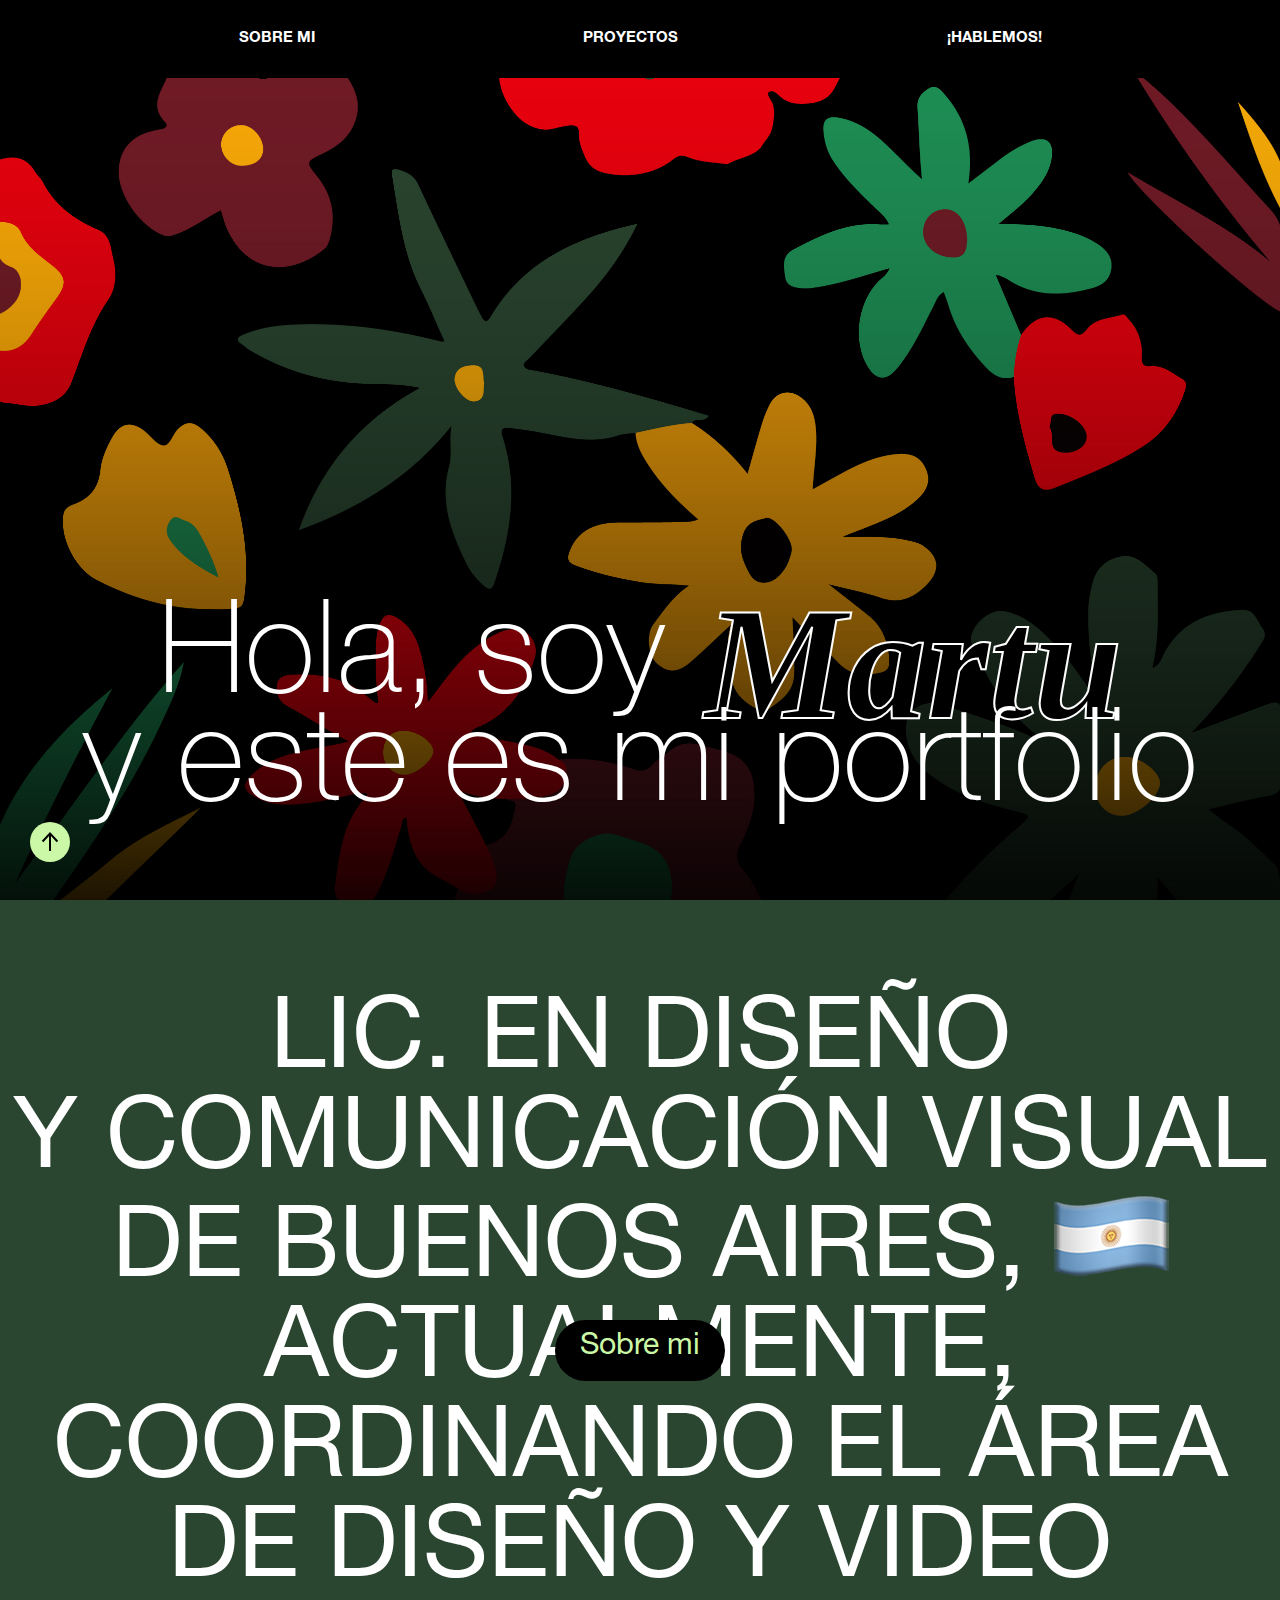
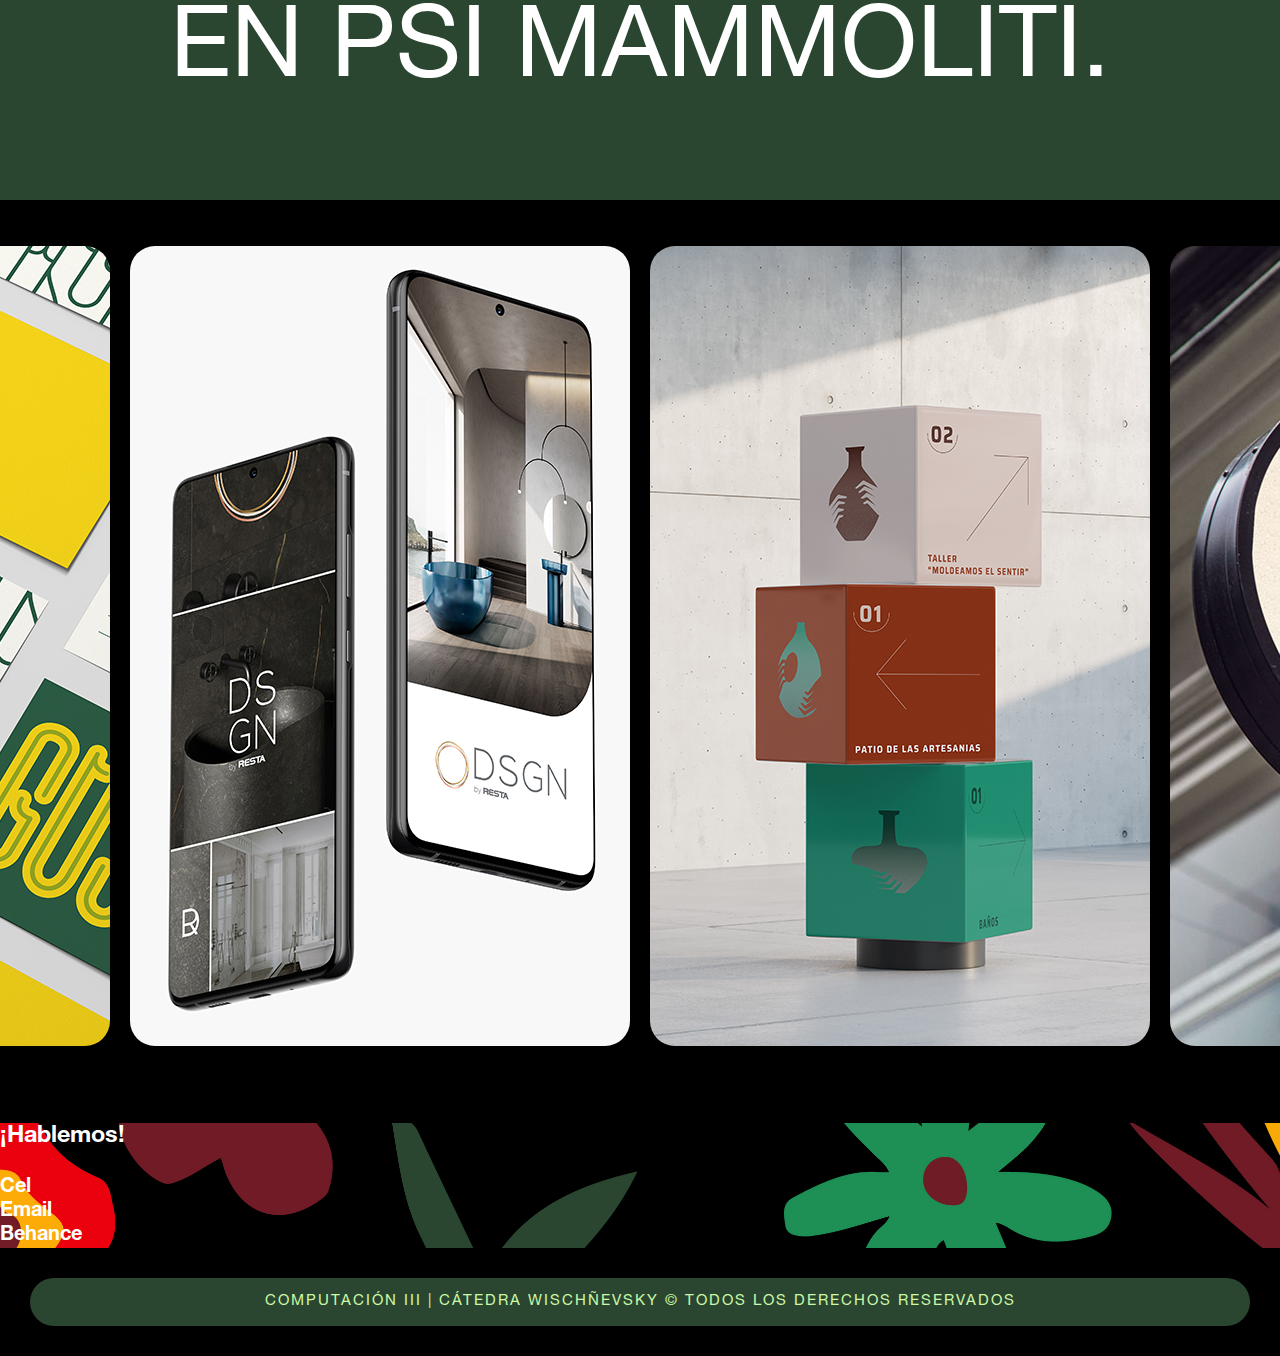
<file: index.html>
<!DOCTYPE html>
<html>
    <head>
        <meta charset="utf-8"/>
        <title>Portfolio Martina Alzu</title>
        <link href="estilos.css" rel="stylesheet" type="text/css">
        <link rel="icon" type="image/svg" href="img/favicon-v1.svg" width="32px"/>
    </head>
    <body>
        <header id="inicio">
            <nav class="botones">
                <ul>
                    <li><a href="index.html" target="_self">Sobre mi</a></li>
                    <li><a href="proyectos.html" target="_self">Proyectos</a></li>
                    <li><a href="hablemos.html" target="_self">¡Hablemos!</a></li>
                </ul>
            </nav>
            <div class="intro">
                <div class="nombre">
                    <h2>Hola, soy</h2>
                    <h1>Martu</h1>
                </div>
                <h2>y este es mi portfolio</h2>
            </div>
        </header>
        <main>
            <section id="sobre-mi">
                <p class="hola">Sobre mi</p>
                <p class="info-personal">
                    Lic. en Diseño <br> y Comunicación Visual <br> de Buenos Aires, <img src="img/bandera.png" alt="Bandera de Argentina" width="115px" height="80px">Actualmente, coordinando el área de Diseño y Video <br> en Psi Mammoliti.
                </p>
            </section>
            <section id="proyectos">
                <div class="caja-proyectos">
                    <ul>
                        <li>
                            <a href="proyectos.html">
                                <img src="img/gusto-thumbnail.jpg" width="500px" height="800px" alt="Branding Gusto">
                            </a>
                        </li>
                        <li>
                            <a href="proyectos.html">
                                <img src="img/dsgn-thumbnail.jpg" width="500px" height="800px" alt="Identidad DSGN">
                            </a>
                        </li>
                        <li>
                            <a href="proyectos.html">
                                <img src="img/kaolin-thumbnail.jpg" width="500px" height="800px" alt="Branding Kaolin">
                            </a>
                        </li>
                        <li>
                            <a href="proyectos.html">
                                <img src="img/estileza-thumbnail.jpg" width="500px" height="800px" alt="RRSS Estileza">
                            </a>
                        </li>
                    </ul>
                </div>
            </section>
            <section id="hablemos">
                <div class="hablemos">
                    <h3>¡Hablemos!</h3>
                    <ul>
                        <li><a href="https://wa.link/x2uj15" target="_blank">Cel</a></li>
                        <li><a href="mailto:alzumartina@gmail.com?Subject=¡Hablemos!">Email</a></li>
                        <li><a href="https://www.behance.net/martinaalzu" target="_blank">Behance</a></li>
                    </ul>
                </div>
            </section>
            <div class="flecha-arriba">
                <a href="#top" id="flecha-volver" class="flechas"><img src="img/flecha-arriba.svg" alt="Volver arriba"
                width="40px" height="40px"></a>
            </div>
        </main>
        <footer>
            <p>computación iii  |  cátedra wischñevsky © todos los derechos reservados</p>
        </footer>
    </body>
</html>
</file>
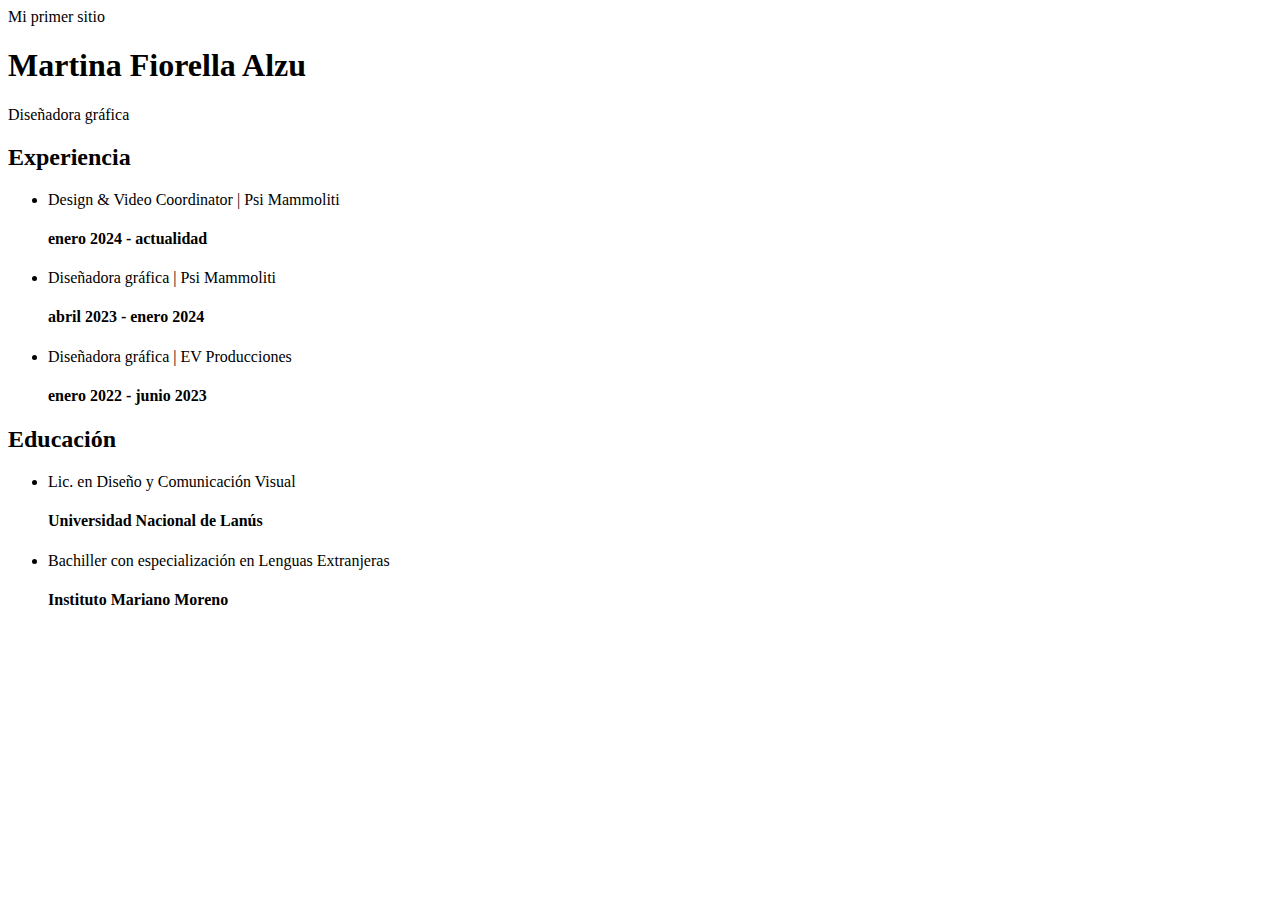
<file: cv-alzumartina/index.html>
<!DOCTYPE html>
<html>
    <head>
        <meta charset="utf-8"/>
        <title>Curriculum Martina Alzu</title>
    </head>
    <body>
        Mi primer sitio
        <header>
            <h1>Martina Fiorella Alzu</h1>
            <p>Diseñadora gráfica</p>
        </header>
        <nav></nav><!--dejo estas etiquetas vacias para agregarle contenido más adelante-->
        <main>
            <section>
                <h2>Experiencia</h2>
                <ul>
                    <li>
                        <p>Design & Video Coordinator | Psi Mammoliti</p>
                        <h4>enero 2024 - actualidad</h4>
                    </li>
                    <li>
                        <p>Diseñadora gráfica | Psi Mammoliti</p>
                        <h4>abril 2023 - enero 2024</h4>
                    </li>
                    <li>
                        <p>Diseñadora gráfica | EV Producciones</p>
                        <h4>enero 2022 - junio 2023</h4>
                    </li>
                </ul>
            </section>
            <section>
                <h2>Educación</h2>
                <ul>
                    <li>
                        <p>Lic. en Diseño y Comunicación Visual</p>
                        <h4>Universidad Nacional de Lanús</h4>
                    </li>
                    <li>
                        <p>Bachiller con especialización en Lenguas Extranjeras</p>
                        <h4>Instituto Mariano Moreno</h4>
                    </li>
                </ul>
            </section>
        </main>
        <footer></footer><!--dejo estas etiquetas vacias para agregarle contenido más adelante-->
    </body>
</html>
</file>
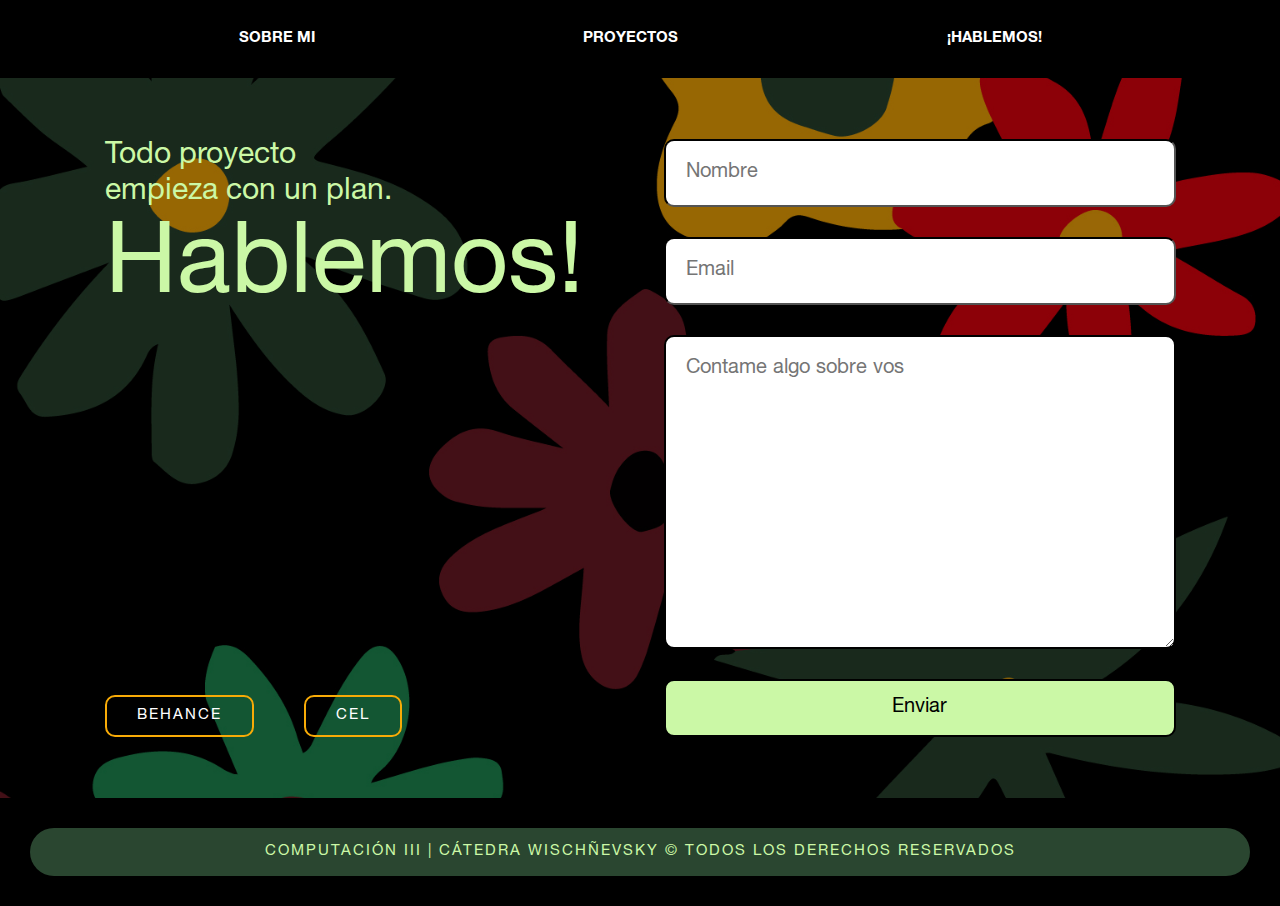
<file: hablemos.html>
<!DOCTYPE html>
<html>
    <head>
        <meta charset="utf-8"/>
        <title>Portfolio Martina Alzu</title>
        <link href="estilos.css" rel="stylesheet" type="text/css">
        <link rel="icon" type="image/svg" href="img/favicon-v1.svg" width="32px"/>
    </head>
    <body>
        <header id="inicio-hablemos">
            <nav class="botones">
                <ul>
                    <li><a href="index.html" target="_self">Sobre mi</a></li>
                    <li><a href="proyectos.html" target="_self">Proyectos</a></li>
                    <li><a href="hablemos.html" target="_self">¡Hablemos!</a></li>
                </ul>
            </nav>
        </header>
        <main>
            <section class="contacto">
                <article>
                    <div class="info-contacto">
                        <div>
                            <p class="frase-contacto">
                            Todo proyecto empieza con un plan.
                            </p>
                            <h3 class="titulo-contacto">Hablemos!</h3>
                        </div>
                        <aside>
                            <a href="https://www.behance.net/martinaalzu" target="_blank" class="links">Behance</a>
                            <a href="https://wa.link/x2uj15" target="_blank" class="links">Cel</a>
                        </aside>
                    </div>
                    <div class="contenedor-form">
                        <form method="post" action="mailto:alzumartina@gmail.com?subject=Email enviado desde el formulario"
                        target="_self" enctype="text/plain">
                        <input type="text" name="nombre" id="nombre" placeholder="Nombre">

                        <input type="email" name="email" id="email" placeholder="Email">

                        <textarea name="Consulta" id="consulta" placeholder="Contame algo sobre vos"></textarea>

                        <input class="enviar" type="submit" value="Enviar" formenctype="text/plain">
                        </form>
                    </div>
                </article>
            </section>
        </main>
        <footer>
            <p>computación iii  |  cátedra wischñevsky © todos los derechos reservados</p>
        </footer>
    </body>
</html>
</file>
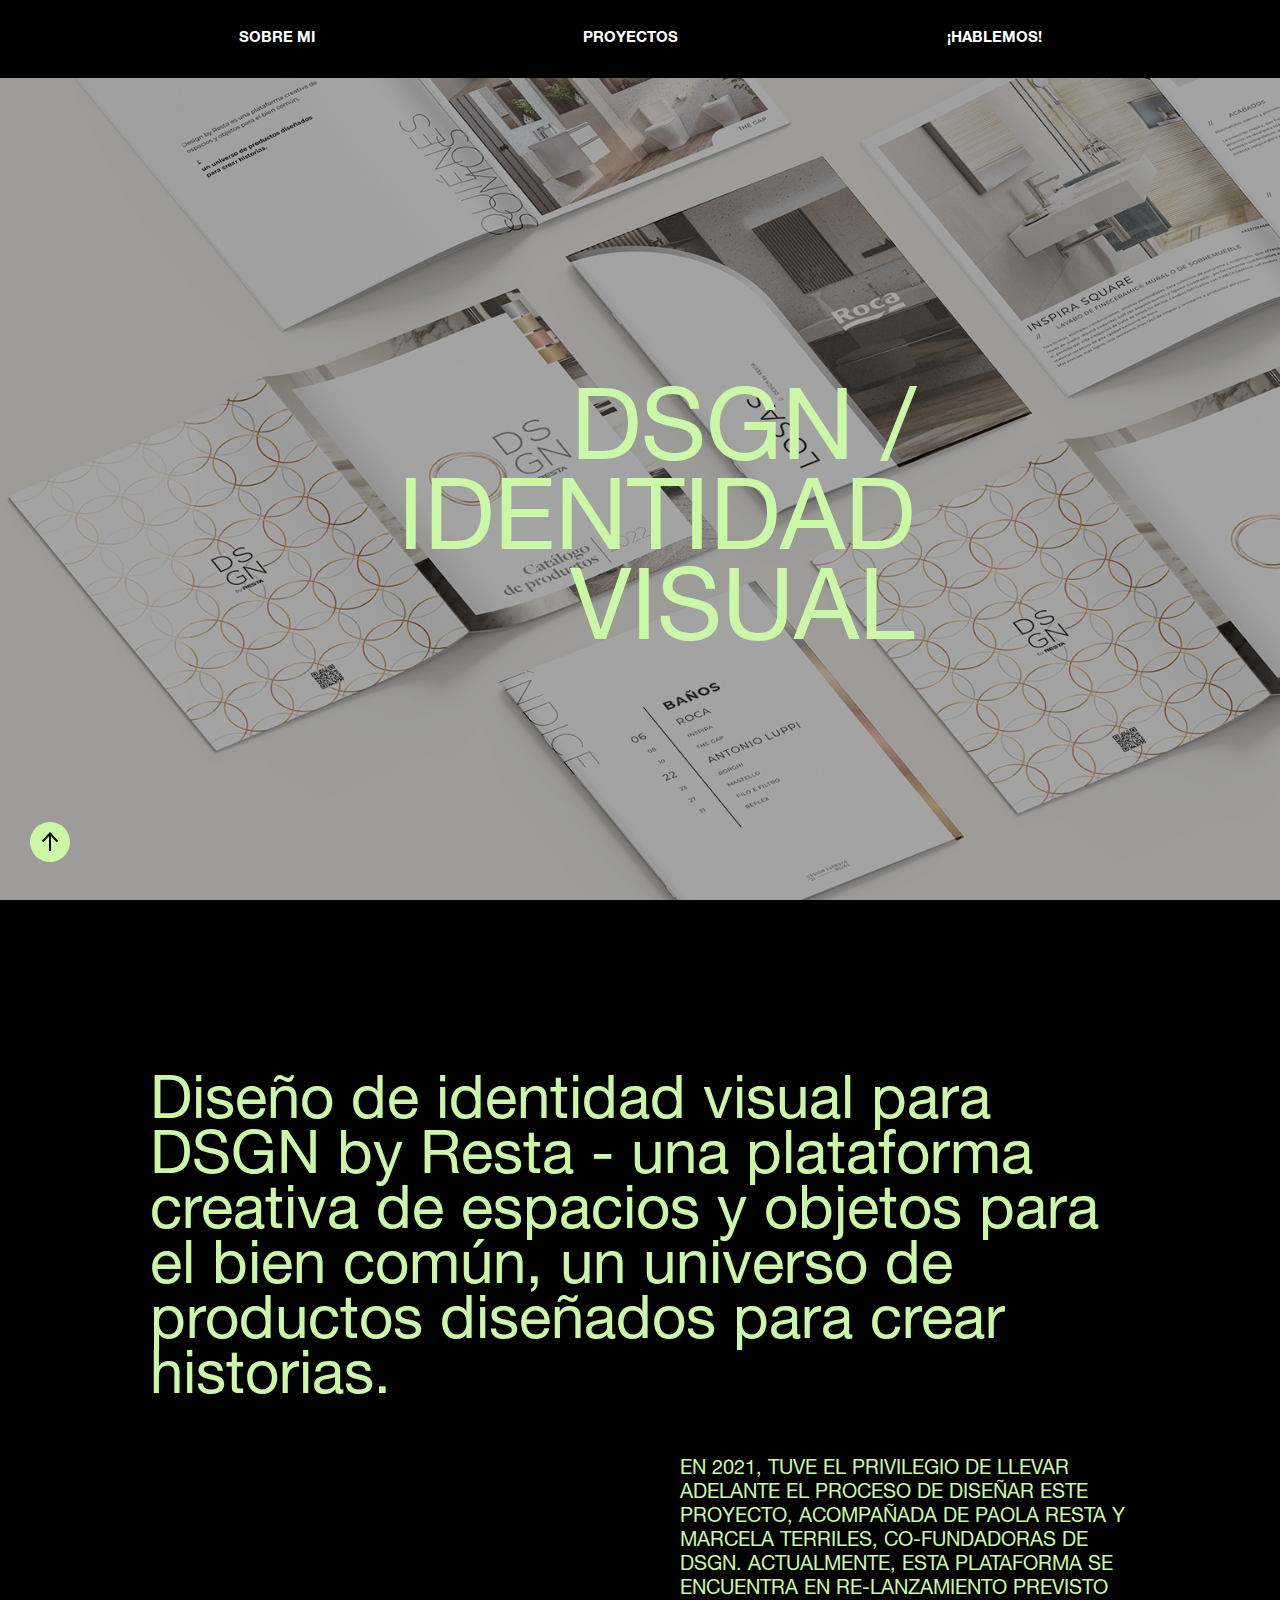
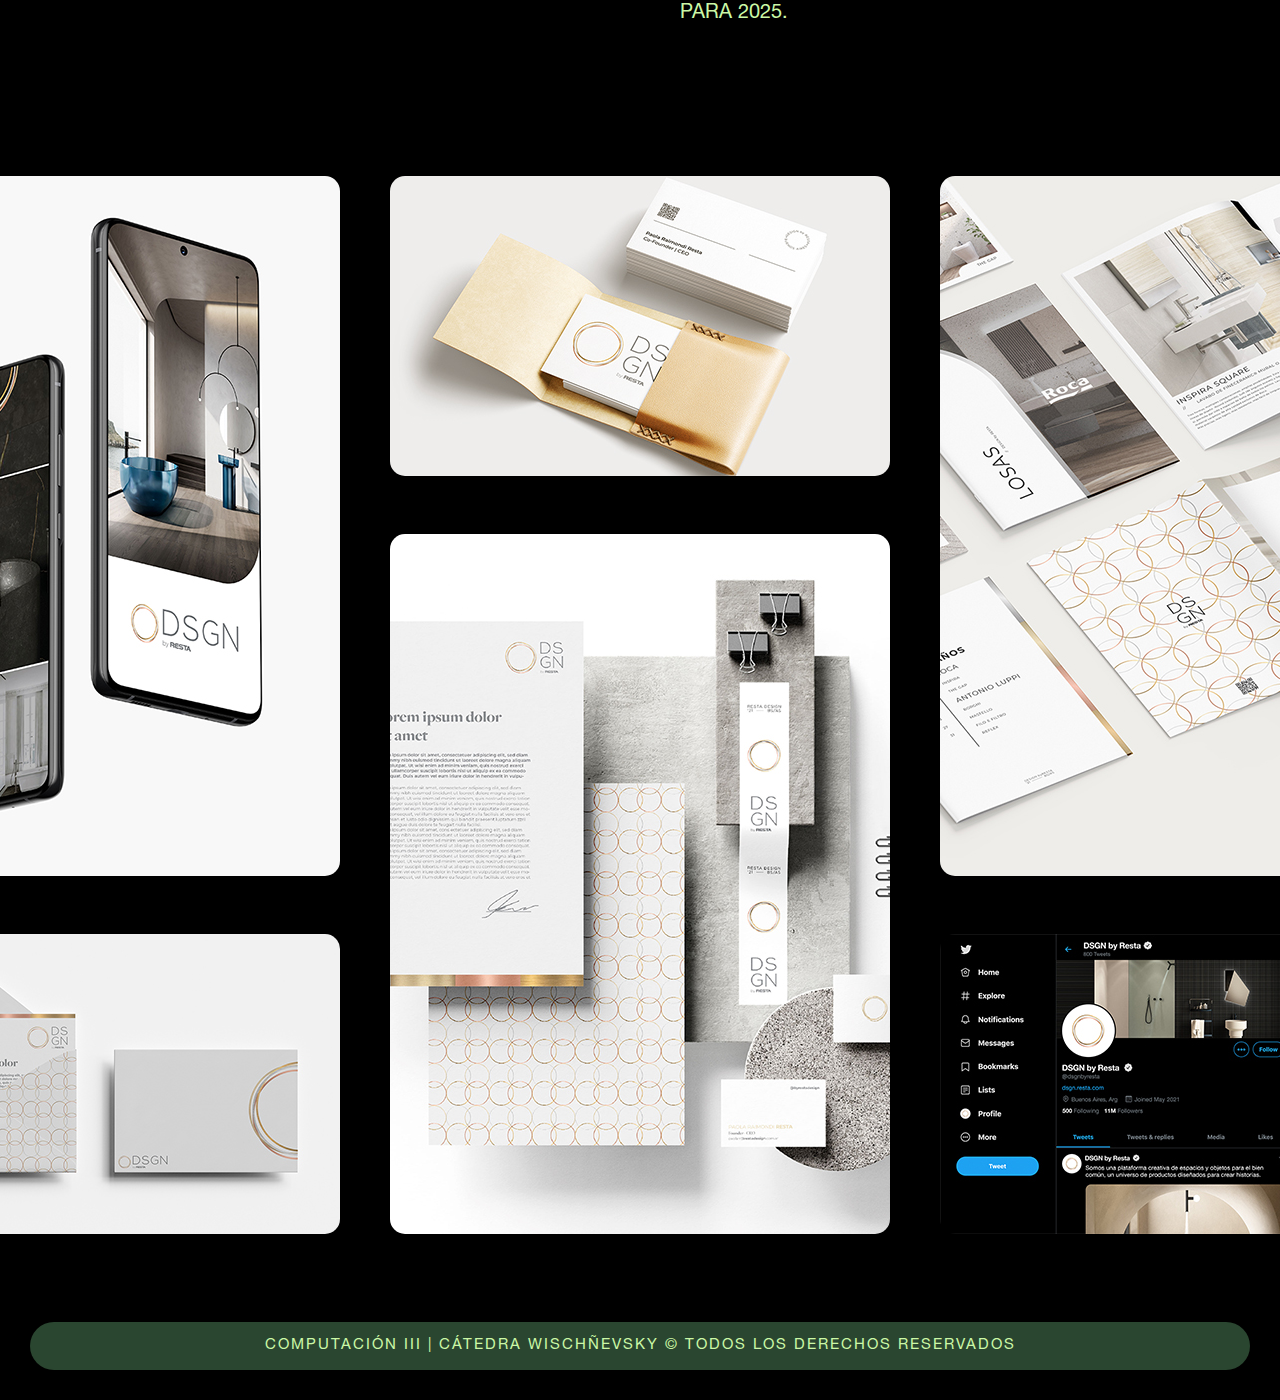
<file: proyectos-dsgn.html>
<!DOCTYPE html>
<html>
    <head>
        <meta charset="utf-8"/>
        <title>Portfolio Martina Alzu</title>
        <link href="estilos.css" rel="stylesheet" type="text/css">
        <link rel="icon" type="image/svg" href="img/favicon-v1.svg" width="32px"/>
        <script>
			function cambiarDisplay(visibilidadNueva){
				document.getElementById("galeria").style.display = visibilidadNueva
			}
			function mostrarGaleria(){
				cambiarDisplay('flex')
			}
			function ocultarGaleria(){
				cambiarDisplay('none')
			}
	</script>
    </head>
    <body>
        <header id="inicio-proyectos">
            <nav class="botones">
                <ul>
                    <li><a href="index.html" target="_self">Sobre mi</a></li>
                    <li><a href="proyectos.html" target="_self">Proyectos</a></li>
                    <li><a href="hablemos.html" target="_self">¡Hablemos!</a></li>
                </ul>
            </nav>
        </header>
        <main>
            <div class="flecha-arriba">
                <a href="#top" id="flecha-volver" class="flechas"><img src="img/flecha-arriba.svg" alt="Volver arriba"
                width="40px" height="40px"></a>
            </div>
            <section class="intro-proyectos">
                <div class="presentacion-proyectos">
                <h2 class="titulo-proyectos">dsgn / identidad visual</h2>
            </div>
            </section>

            <section class="desc-proyectos-abierta">
                <div class="parrafo-principal">
                    <p class="info-proyectos">
                        Diseño de identidad visual para DSGN by Resta - una plataforma creativa de espacios y objetos para el bien común, un universo de productos diseñados para crear historias.
                    </p>
                </div>
                <div class="parrafo-sec">
                    <p class="info-extra-proyectos">
                        En 2021, tuve el privilegio de llevar adelante el proceso de diseñar este proyecto, acompañada de Paola Resta y Marcela Terriles, co-fundadoras de DSGN. Actualmente, esta plataforma se encuentra en re-lanzamiento previsto para 2025.
                    </p>
                </div>
            </section>

            <section class="miniaturas">
                <div class="columnas">
                    <a href="#foto-1-dsgn">
                        <img src="img/galerias/dsgn1-thumbnail.jpg" width="500px" height="700px" alt="Celulares DSGN" onClick="mostrarGaleria()">
                    </a>
                    <a href="#foto-2-dsgn">
                        <img src="img/galerias/dsgn2-thumbnail.jpg" width="500px" height="300px" alt="Sobre y membrete DSGN" onClick="mostrarGaleria()">
                    </a>
                </div>
                <div class="columnas">
                    <a href="#foto-3-dsgn">
                        <img src="img/galerias/dsgn3-thumbnail.jpg" width="500px" height="300px" alt="Tarjetas personales DSGN" onClick="mostrarGaleria()">
                    </a>
                    <a href="#foto-4-dsgn">
                        <img src="img/galerias/dsgn4-thumbnail.jpg" width="500px" height="700px" alt="Papeleria DSGN" onClick="mostrarGaleria()">
                    </a>
                </div>
                <div class="columnas">
                    <a href="#foto-5-dsgn">
                        <img src="img/galerias/dsgn5-thumbnail.jpg" width="500px" height="700px" alt="Catalogo DSGN" onClick="mostrarGaleria()">
                    </a>
                    <a href="#foto-6-dsgn">
                        <img src="img/galerias/dsgn6-thumbnail.jpg" width="500px" height="300px" alt="Twitter DSGN" onClick="mostrarGaleria()">
                    </a>
                </div>
            </section>
            
            <!--Comienzo de galería oculta-->
            <section id="galeria">
                <div id="fondo-galeria"></div>
				<ul id="galeria-oculta" class="flex">
					<li class="fraccion-galeria flex" id="foto-1-dsgn">
						<a href="#" class="primer-ultima-flecha"><img class="flecha" src="img/flecha-izquierda.svg" width="40px" height="40px" alt="Anterior"></a>
						<img class="close" src="img/cruz.svg" alt="Cerrar" width="40px" height="40px" onClick="ocultarGaleria()">
						<a href="#foto-2-dsgn"><img class="flecha" src="img/flecha-derecha.svg" width="40px" height="40px" alt="Siguiente"></a>
					</li>
					<li class="fraccion-galeria flex" id="foto-2-dsgn">
						<a href="#foto-1-dsgn"><img class="flecha" src="img/flecha-izquierda.svg" width="40px" height="40px" alt="Anterior"></a>
						<img class="close" src="img/cruz.svg" alt="Cerrar" width="40px" height="40px" onClick="ocultarGaleria()">
						<a href="#foto-3-dsgn"><img class="flecha" src="img/flecha-derecha.svg" width="40px" height="40px" alt="Siguiente"></a>
					</li>
					<li class="fraccion-galeria flex" id="foto-3-dsgn">
						<a href="#foto-2-dsgn"><img class="flecha" src="img/flecha-izquierda.svg" width="40px" height="40px" alt="Anterior"></a>
						<img class="close" src="img/cruz.svg" alt="Cerrar" width="40px" height="40px" onClick="ocultarGaleria()">
						<a href="#foto-4-dsgn"><img class="flecha" src="img/flecha-derecha.svg" width="40px" height="40px" alt="Siguiente"></a>
					</li>
                    <li class="fraccion-galeria flex" id="foto-4-dsgn">
						<a href="#foto-3-dsgn"><img class="flecha" src="img/flecha-izquierda.svg" width="40px" height="40px" alt="Anterior"></a>
						<img class="close" src="img/cruz.svg" alt="Cerrar" width="40px" height="40px" onClick="ocultarGaleria()">
						<a href="#foto-5-dsgn"><img class="flecha" src="img/flecha-derecha.svg" width="40px" height="40px" alt="Siguiente"></a>
					</li>
                    <li class="fraccion-galeria flex" id="foto-5-dsgn">
						<a href="#foto-4-dsgn"><img class="flecha" src="img/flecha-izquierda.svg" width="40px" height="40px" alt="Anterior"></a>
						<img class="close" src="img/cruz.svg" alt="Cerrar" width="40px" height="40px" onClick="ocultarGaleria()">
						<a href="#foto-6-dsgn"><img class="flecha" src="img/flecha-derecha.svg" width="40px" height="40px" alt="Siguiente"></a>
					</li>
                    <li class="fraccion-galeria flex" id="foto-6-dsgn">
						<a href="#foto-5-dsgn"><img class="flecha" src="img/flecha-izquierda.svg" width="40px" height="40px" alt="Anterior"></a>
						<img class="close" src="img/cruz.svg" alt="Cerrar" width="40px" height="40px" onClick="ocultarGaleria()">
						<a href="#" class="primer-ultima-flecha"><img class="flecha" src="img/flecha-derecha.svg" width="40px" height="40px" alt="Siguiente"></a>
					</li>
				</ul>
			</section>
			<!--Fin de galería oculta-->

        </main>
        <footer>
            <p>computación iii  |  cátedra wischñevsky © todos los derechos reservados</p>
        </footer>
    </body>
</html>
</file>
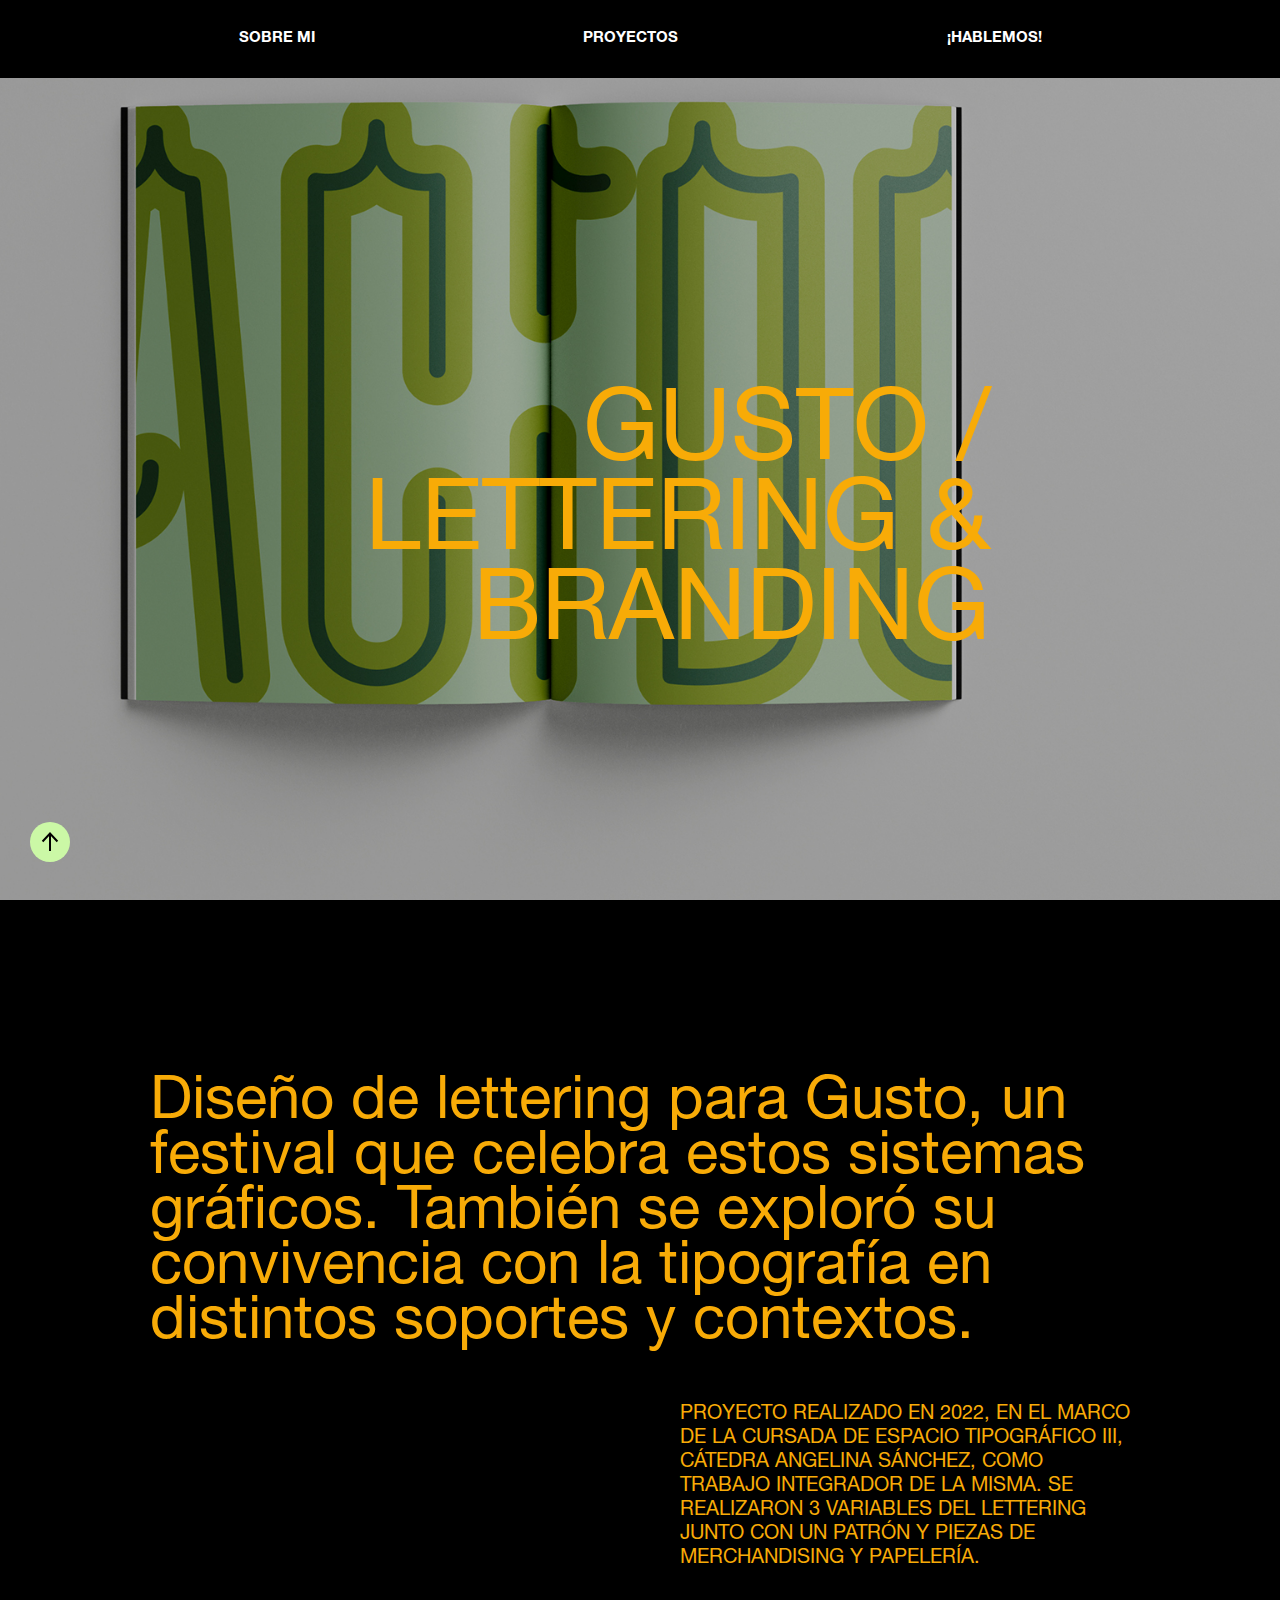
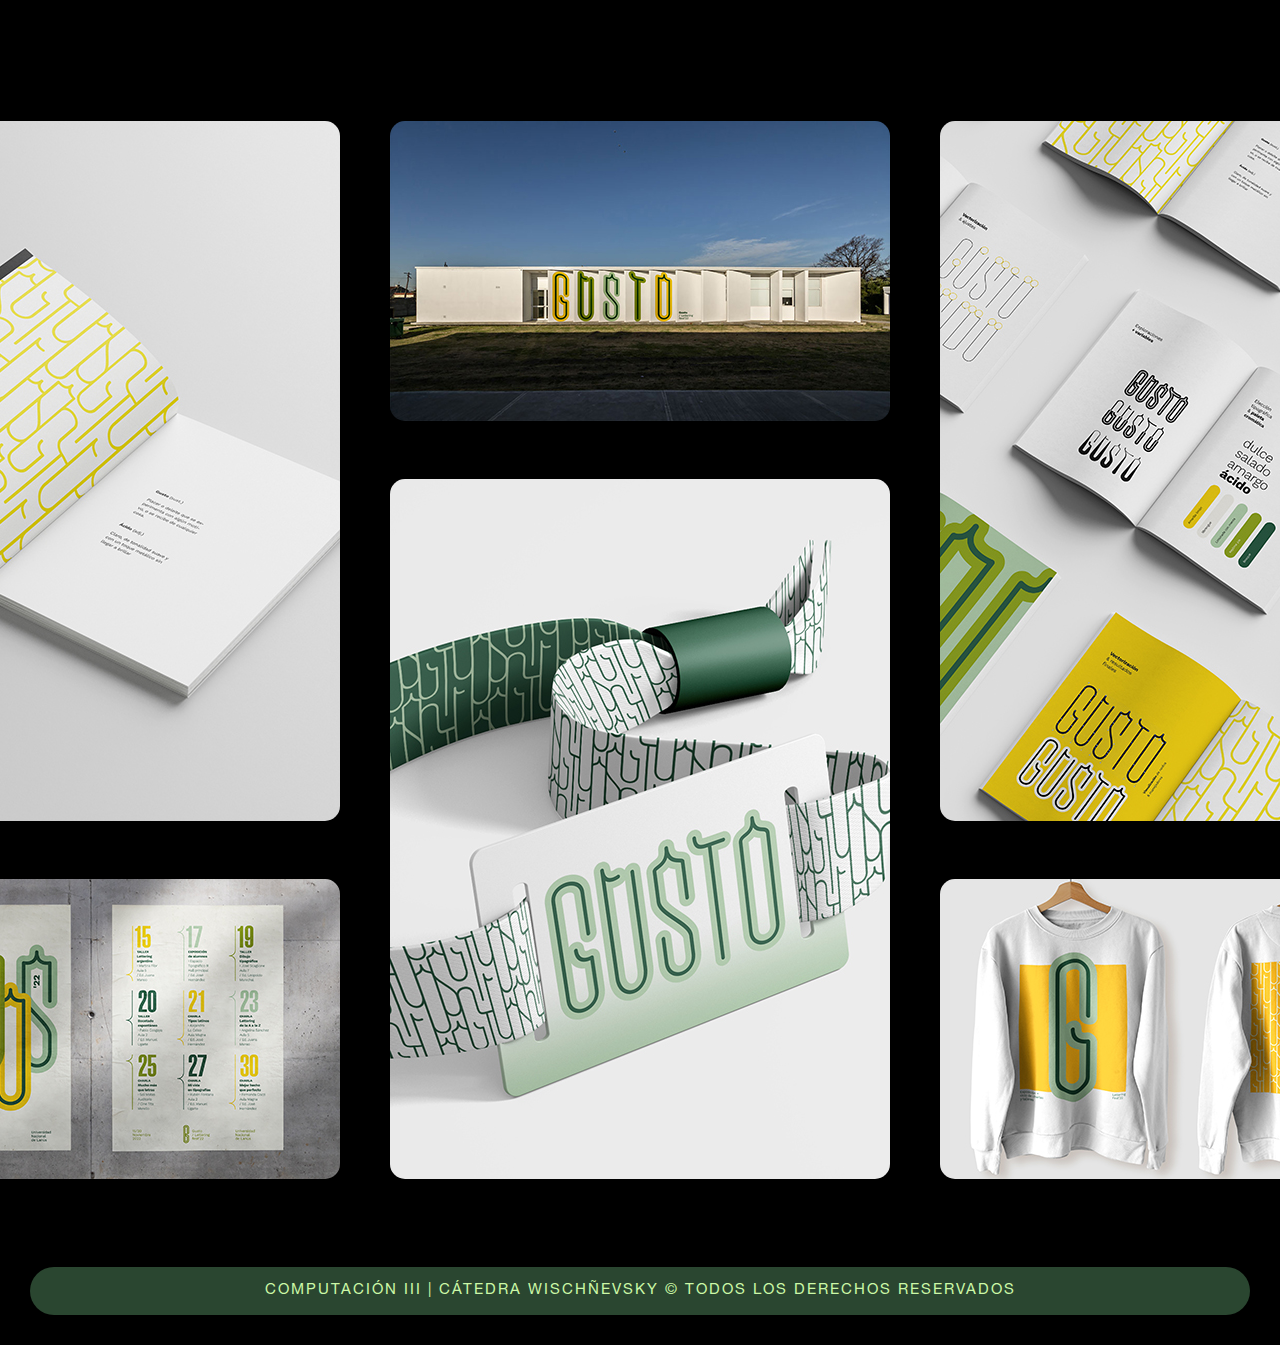
<file: proyectos-gusto.html>
<!DOCTYPE html>
<html>
    <head>
        <meta charset="utf-8"/>
        <title>Portfolio Martina Alzu</title>
        <link href="estilos.css" rel="stylesheet" type="text/css">
        <link rel="icon" type="image/svg" href="img/favicon-v1.svg" width="32px"/>
        <script>
			function cambiarDisplay(visibilidadNueva){
				document.getElementById("galeria").style.display = visibilidadNueva
			}
			function mostrarGaleria(){
				cambiarDisplay('flex')
			}
			function ocultarGaleria(){
				cambiarDisplay('none')
			}
	</script>
    </head>
    <body>
        <header id="inicio-proyectos">
            <nav class="botones">
                <ul>
                    <li><a href="index.html" target="_self">Sobre mi</a></li>
                    <li><a href="proyectos.html" target="_self">Proyectos</a></li>
                    <li><a href="hablemos.html" target="_self">¡Hablemos!</a></li>
                </ul>
            </nav>
        </header>
        <main>
            <div class="flecha-arriba">
                <a href="#top" id="flecha-volver" class="flechas"><img src="img/flecha-arriba.svg" alt="Volver arriba"
                width="40px" height="40px"></a>
            </div>
            <section class="intro-proyectos-3">
                <div class="presentacion-proyectos">
                <h2 class="titulo-proyectos-3">gusto / lettering &amp; branding</h2>
            </div>
            </section>

            <section class="desc-proyectos-abierta">
                <div class="parrafo-principal">
                    <p class="info-proyectos-3">
                        Diseño de lettering para Gusto, un festival que celebra estos sistemas gráficos. También se exploró su convivencia con la tipografía en distintos soportes y contextos.
                    </p>
                </div>
                <div class="parrafo-sec">
                    <p class="info-extra-proyectos-3">
                        proyecto realizado en 2022, en el marco de la cursada de espacio tipográfico iii, cátedra angelina sánchez, como trabajo integrador de la misma. se realizaron 3 variables del lettering junto con un patrón y piezas de merchandising y papelería.
                    </p>
                </div>
            </section>

            <section class="miniaturas">
                <div class="columnas">
                    <a href="#foto-1-gusto">
                        <img src="img/galerias/gusto1-thumbnail.jpg" width="500px" height="700px" alt="Primera hoja brandbook" onClick="mostrarGaleria()">
                    </a>
                    <a href="#foto-2-gusto">
                        <img src="img/galerias/gusto2-thumbnail.jpg" width="500px" height="300px" alt="Posters Gusto" onClick="mostrarGaleria()">
                    </a>
                </div>
                <div class="columnas">
                    <a href="#foto-3-gusto">
                        <img src="img/galerias/gusto3-thumbnail.jpg" width="500px" height="300px" alt="Aulas UNLa Gusto" onClick="mostrarGaleria()">
                    </a>
                    <a href="#foto-4-gusto">
                        <img src="img/galerias/gusto4-thumbnail.jpg" width="500px" height="700px" alt="Pulsera Gusto" onClick="mostrarGaleria()">
                    </a>
                </div>
                <div class="columnas">
                    <a href="#foto-5-gusto">
                        <img src="img/galerias/gusto5-thumbnail.jpg" width="500px" height="700px" alt="Vista gral brandbook" onClick="mostrarGaleria()">
                    </a>
                    <a href="#foto-6-gusto">
                        <img src="img/galerias/gusto6-thumbnail.jpg" width="500px" height="300px" alt="Buzos Gusto" onClick="mostrarGaleria()">
                    </a>
                </div>
            </section>
            
            <!--Comienzo de galería oculta-->
            <section id="galeria">
                <div id="fondo-galeria"></div>
				<ul id="galeria-oculta" class="flex">
					<li class="fraccion-galeria flex" id="foto-1-gusto">
						<a href="#" class="primer-ultima-flecha"><img class="flecha" src="img/flecha-izquierda.svg" width="40px" height="40px" alt="Anterior"></a>
						<img class="close" src="img/cruz.svg" alt="Cerrar" width="40px" height="40px" onClick="ocultarGaleria()">
						<a href="#foto-2-gusto"><img class="flecha" src="img/flecha-derecha.svg" width="40px" height="40px" alt="Siguiente"></a>
					</li>
					<li class="fraccion-galeria flex" id="foto-2-gusto">
						<a href="#foto-1-gusto"><img class="flecha" src="img/flecha-izquierda.svg" width="40px" height="40px" alt="Anterior"></a>
						<img class="close" src="img/cruz.svg" alt="Cerrar" width="40px" height="40px" onClick="ocultarGaleria()">
						<a href="#foto-3-gusto"><img class="flecha" src="img/flecha-derecha.svg" width="40px" height="40px" alt="Siguiente"></a>
					</li>
					<li class="fraccion-galeria flex" id="foto-3-gusto">
						<a href="#foto-2-gusto"><img class="flecha" src="img/flecha-izquierda.svg" width="40px" height="40px" alt="Anterior"></a>
						<img class="close" src="img/cruz.svg" alt="Cerrar" width="40px" height="40px" onClick="ocultarGaleria()">
						<a href="#foto-4-gusto"><img class="flecha" src="img/flecha-derecha.svg" width="40px" height="40px" alt="Siguiente"></a>
					</li>
                    <li class="fraccion-galeria flex" id="foto-4-gusto">
						<a href="#foto-3-gusto"><img class="flecha" src="img/flecha-izquierda.svg" width="40px" height="40px" alt="Anterior"></a>
						<img class="close" src="img/cruz.svg" alt="Cerrar" width="40px" height="40px" onClick="ocultarGaleria()">
						<a href="#foto-5-gusto"><img class="flecha" src="img/flecha-derecha.svg" width="40px" height="40px" alt="Siguiente"></a>
					</li>
                    <li class="fraccion-galeria flex" id="foto-5-gusto">
						<a href="#foto-4-gusto"><img class="flecha" src="img/flecha-izquierda.svg" width="40px" height="40px" alt="Anterior"></a>
						<img class="close" src="img/cruz.svg" alt="Cerrar" width="40px" height="40px" onClick="ocultarGaleria()">
						<a href="#foto-6-gusto"><img class="flecha" src="img/flecha-derecha.svg" width="40px" height="40px" alt="Siguiente"></a>
					</li>
                    <li class="fraccion-galeria flex" id="foto-6-gusto">
						<a href="#foto-5-gusto"><img class="flecha" src="img/flecha-izquierda.svg" width="40px" height="40px" alt="Anterior"></a>
						<img class="close" src="img/cruz.svg" alt="Cerrar" width="40px" height="40px" onClick="ocultarGaleria()">
						<a href="#" class="primer-ultima-flecha"><img class="flecha" src="img/flecha-derecha.svg" width="40px" height="40px" alt="Siguiente"></a>
					</li>
				</ul>
			</section>
			<!--Fin de galería oculta-->
        </main>
        <footer>
            <p>computación iii  |  cátedra wischñevsky © todos los derechos reservados</p>
        </footer>
    </body>
</html>
</file>
<file: estilos.css>
@charset "utf-8"
/* CSS Document */

;@font-face {
    font-family: Helvetica;
    src: url(fonts/HelveticaNeueLTStd-Bd.otf);
    font-weight: 400;
    font-style: normal;
}

@font-face {
    font-family: Helvetica;
    src: url(fonts/HelveticaNeueLTStd-Md.otf);
    font-weight: 300;
    font-style: normal;
}

@font-face {
    font-family: Helvetica;
    src: url(fonts/HelveticaNeueLTStd-Roman.otf);
    font-weight: 200;
    font-style: normal;
}

@font-face {
    font-family: Helvetica;
    src: url(fonts/HelveticaNeueLTStd-Th.otf);
    font-weight: 100;
    font-style: normal;
}

@font-face {
    font-family: 'GtSuperText';
    src: url(fonts/GT-Super-Text-Bold-Italic-Trial.otf);
    font-weight: 500;
    font-style:italic;
}

html {
    font-family: 'Helvetica', sans-serif;
    scroll-behavior: smooth;
    margin: 0px;
    padding: 0px;
    cursor: url("img/cursor_v4.svg"), auto;
    box-sizing: border-box;
}

#inicio {
    background-image: url(img/banner_cv_v2.jpg);
    background-size: cover;
    background-repeat: no-repeat;
    background-attachment: fixed;
    height: 100vh;
    display: flex;
    flex-direction: column;
    justify-content: space-between;
}

#title {
    text-transform: uppercase;
    letter-spacing: 1cap;
    color: white;
    margin-top: 0px;
    margin-bottom: 0%;
}

.flecha-arriba {
    display: flex;
    justify-content: flex-end;
    position: fixed;
    left: 30px;
    bottom: 30px;
    z-index: 1000;
}

h1 {
    font-size: 160px;
    margin: 0;
    font-family: 'Gt-SuperText';
    font-style: italic;
    -webkit-text-stroke-width: 2px;
    -webkit-text-stroke-color: white;
    color: #000;
}

h2 {
    font-size: 130px;
    font-weight: 100;
    color: #fff;
    margin: 0;
}

p {
    margin: 0;
}

.intro {
    display: flex;
    flex-direction: column;
    align-items: center;
    padding-bottom: 50px;
}

.nombre {
    display: flex;
    gap: 40px;
    line-height: 60px;
}

.botones ul {
    background-color: black;
    list-style: none;
    display: flex;
    flex-direction: row;
    justify-content: space-evenly;
    margin-top: 0px;
    text-transform: uppercase;
    font-size: 15px;
    font-weight: 600;
}

.botones {
    width: 100%;
}

nav li {
    padding: 30px;
}

.hola {
    background-color: black;
    border-radius: 50px;
    padding: 10px 25px 15px;
    color:#CBF8A6;
    font-weight: 200;
    font-size: 30px;
    margin: 0;
    position: absolute;
}

#sobre-mi {
    display: flex;
    justify-content: center;
    align-items: center;
    height: 100vh;
    background-color: #2A4630;
    cursor: url("img/estrella.png"), auto;
}

.info-personal {
    font-weight: 200;
    font-size: 100px;
    text-transform: uppercase;
    max-width: 1600px;
    line-height: 100px;
    text-align: center;
}

body {
    font-size: 20px;
    color: white;
    background-color: black;
    margin: 0px auto;
}

a {
    text-decoration: none;
    color: white;
}

ul {
    padding: 0;
    margin: 0;
}

nav a:hover {
    transition: 0.2s;
    padding: 10px;
    border-radius: 10px;
    box-shadow: #CBF8A6 0 0 0 3px;
}

#proyectos {
    height: 100vh;
    display: flex;
    align-items: center;
}

#proyectos ul {
    display: flex;
    gap: 20px;
    justify-content: center;
}

.caja-proyectos img {
    border-radius: 25px;
}

.caja-proyectos {
    overflow: hidden;
}

.caja-proyectos li {
    list-style: none;
}

.caja-proyectos img:hover {
    transition: 0.5s ease;
    border-radius: 25px;
    filter: brightness(50%);
}

#hablemos {
    background-image: url(img/hablemos_cv.jpg);
    background-size: cover;
}

/******* PROYECTOS *******/
.proyectos {
    font-weight: 300;
    font-size: 200px;
    color: #000;
    -webkit-text-stroke-color: #fff;
    -webkit-text-stroke-width: 2px;
}

.desc-proyectos {
    text-transform: uppercase;
    font-size: 20px;
    font-weight: 200;
    max-width: 450px;
    border-color: #fff;
    border-width: 0 0 0 2px;
    border-style: solid;
    padding-left: 20px;
    height: 135px;
}

.titulo {
    display: flex;
    gap: 50px;
    justify-content: space-evenly;
    align-items: center;
}

.trabajos {
    display: flex;
    gap: 50px;
    justify-content: center;
    margin: 70px 0;
}

.texto-proyectos {
    display: flex;
    flex-direction: column;
    gap: 20px;
}

.tituloyflecha {
    display: flex;
    gap: 100px;
    align-items: center;
    max-width: 400px;
}

h4 {
    font-size: 80px;
    font-weight: 200;
    margin: 0;
}

.desc-interna {
    font-size: 58px;
    font-weight: 200;
    max-width: 400px;
}

.numero {
    font-size: 20px;
    font-weight: 100;
}

.trabajos img {
    border-radius: 20px;
}

.trabajos img:hover {
    transition: 0.5s ease;
    filter: brightness(50%);
}

/******* PROYECTO DSGN *******/

.intro-proyectos {
    display: flex;
    height: 100vh;
    justify-content: center;
    align-items: center;
    background-image: url(img/dsgn-background.jpg);
    background-size: cover;
    background-repeat: no-repeat;
    background-attachment: fixed;
}

.presentacion-proyectos {
    display: flex;
    align-items: flex-end;
    justify-content: center;
}

.presentacion-proyectos img {
    border-radius: 20px;
}

.titulo-proyectos {
    font-size: 100px;
    font-weight: 200;
    line-height: 90px;
    text-transform: uppercase;
    text-align: right;
    color: #CBF8A6;
    max-width: 550px;
}

.desc-proyectos-abierta {
    display: flex;
    flex-direction: column;
    gap: 50px;
    margin: 100px 0;
}

.parrafo-principal{
    display: flex;
    padding: 0 150px;
}

.parrafo-sec {
    display: flex;
    justify-content: flex-end;
    padding: 0 150px;
}

.info-proyectos {
    font-size: 60px;
    color: #CBF8A6;
    font-weight: 200;
    max-width: 1100px;
    line-height: 55px;
}

.info-extra-proyectos {
    font-size: 20px;
    font-weight: 200;
    text-transform: uppercase;
    max-width: 450px;
    color: #CBF8A6;
}

/******* GALERIA DSGN *******/
.miniaturas {
    display: flex;
    justify-content: center;
    gap: 50px;
    padding: 50px 0;
}

.miniaturas img {
    border-radius: 15px;
}

.columnas {
    display: flex;
    flex-direction: column;
    gap: 50px;
}

.columnas img:hover {
    transition: 0.5s ease;
    filter: brightness(50%);
}

#galeria {
	display: none;
	width: 100%;
	justify-content: center;
    align-items: center;
	height: 100vh;
	position: fixed;
	top: 0;
	z-index: 10;
}

#galeria-oculta {
	display: flex;
	width: 100%;
	max-width: 1450px;
	overflow: hidden;
	z-index: 20;
}

.fraccion-galeria {
	display: flex;
	align-items: center;
	background-repeat: no-repeat;
	background-position: center;
	background-size: contain;
	width: 100%;
	min-width: 1450px;
	height: 90vh;
	justify-content: space-between;
}

.primer-ultima-flecha {
	visibility: hidden;
}

.close {
	position: absolute;
	top: 10px;
	right: 2%;
}

.flecha:hover {
    filter: brightness(50%)
}

.img {
    margin: 0;
    padding: 0;
}

#fondo-galeria {
	background-color: black;
	opacity: 0.9;
	position: fixed;
	top: 0;
	width: 100%;
	height: 100vh;
	z-index: 0;
}

/*------IDS CON LAS IMÁGENES DE LA GALERÍA DSGN-------*/

#foto-1-dsgn {
    background-image: url(img/galerias/dsgn1.jpg);
}

#foto-2-dsgn {
    background-image: url(img/galerias/dsgn2.jpg);
}

#foto-3-dsgn {
    background-image: url(img/galerias/dsgn3.jpg);
}

#foto-4-dsgn {
    background-image: url(img/galerias/dsgn4.jpg);
}

#foto-5-dsgn {
    background-image: url(img/galerias/dsgn5.jpg);
}

#foto-6-dsgn {
    background-image: url(img/galerias/dsgn6.jpg);
}

/******* PROYECTO KAOLIN *******/

.titulo-proyectos-2 {
    font-size: 100px;
    font-weight: 200;
    line-height: 90px;
    text-transform: uppercase;
    text-align: right;
    color: #EB010E;
    max-width: 550px;
}

.info-proyectos-2 {
    font-size: 60px;
    color: #EB010E;
    font-weight: 200;
    max-width: 1100px;
    line-height: 55px;
}

.info-extra-proyectos-2 {
    font-size: 20px;
    font-weight: 200;
    text-transform: uppercase;
    max-width: 450px;
    color: #EB010E;
}

/*------IDS CON LAS IMÁGENES DE LA GALERÍA KAOLÍN-------*/

#foto-1-kao {
    background-image: url(img/galerias/kao1.jpg);
}

#foto-2-kao {
    background-image: url(img/galerias/kao2.jpg);
}

#foto-3-kao {
    background-image: url(img/galerias/kao3.jpg);
}

#foto-4-kao {
    background-image: url(img/galerias/kao4.jpg);
}

#foto-5-kao {
    background-image: url(img/galerias/kao5.jpg);
}

#foto-6-kao {
    background-image: url(img/galerias/kao6.jpg);
}

.intro-proyectos-2 {
    display: flex;
    height: 100vh;
    justify-content: center;
    align-items: center;
    background-image: url(img/kaolin-background.jpg);
    background-size: cover;
    background-repeat: no-repeat;
    background-attachment: fixed;
}

.video {
    display: flex;
    justify-content: center;
}

video {
    border-radius: 15px;
}

/*------IDS CON LAS IMÁGENES DE LA GALERÍA GUSTO-------*/

#foto-1-gusto {
    background-image: url(img/galerias/gusto1.jpg);
}

#foto-2-gusto {
    background-image: url(img/galerias/gusto2.jpg);
}

#foto-3-gusto {
    background-image: url(img/galerias/gusto3.jpg);
}

#foto-4-gusto {
    background-image: url(img/galerias/gusto4.jpg);
}

#foto-5-gusto {
    background-image: url(img/galerias/gusto5.jpg);
}

#foto-6-gusto {
    background-image: url(img/galerias/gusto6.jpg);
}

.intro-proyectos-3 {
    display: flex;
    height: 100vh;
    justify-content: center;
    align-items: center;
    background-image: url(img/gusto-background.jpg);
    background-size: cover;
    background-repeat: no-repeat;
    background-attachment: fixed;
}

.titulo-proyectos-3 {
    font-size: 100px;
    font-weight: 200;
    line-height: 90px;
    text-transform: uppercase;
    text-align: right;
    color: #F8AB07;
    max-width: 700px;
}

.info-proyectos-3 {
    font-size: 60px;
    color: #F8AB07;
    font-weight: 200;
    max-width: 1100px;
    line-height: 55px;
}

.info-extra-proyectos-3 {
    font-size: 20px;
    font-weight: 200;
    text-transform: uppercase;
    max-width: 450px;
    color: #F8AB07;
}

/*------HABLEMOS-------*/

.titulo-contacto {
    font-size: 100px;
    font-weight: 200;
    color: #CBF8A6;
    margin: 0;
}

.frase-contacto {
    font-size: 30px;
    font-weight: 200;
    color: #CBF8A6;
    max-width: 300px;
}

.info-contacto {
    display: flex;
    flex-direction: column;
    justify-content: space-between;
}

aside {
    display: flex;
    gap: 50px;
}

.links {
    border: 2px solid;
    border-color: #F8AB07;
    color: #fff;
    padding: 10px 30px;
    text-transform: uppercase;
    font-size: 15px;
    letter-spacing: 2px;
    font-weight: 200;
    border-radius: 10px;
}

.links:hover {
    background-color: #F8AB07;
    color: #000;
}

.contacto {
    background-image: url(img/background-hablemos.jpg);
    background-size: cover;
    background-repeat: no-repeat;
    background-attachment: fixed;
    display: flex;
    height: 80vh;
    align-items: center;
    justify-content: center;
}

.contacto article {
    display: flex;
    gap: 80px;
}

form {
    display: flex;
    flex-direction: column;
    gap: 30px;
    width: 40vw;;
}

input, textarea {
    background-color: #ffffff;
    padding: 20px;
    border-radius: 10px;
    font-weight: 200;
    color: #000;
    border-color: #000;
    border-width: 2px;
    font-size: 20px;
    font-family: 'helvetica';
}

textarea {
    height: 30vh;
}

.enviar {
    background-color: #CBF8A6;
    border: 2px solid #000;
    font-size: 20px;
    color: #000;
    border-radius: 10px;
    display: flex;
    align-items: center;
    flex-direction: column;
    padding: 15px;
}

.enviar:hover {
    border: 2px solid #000;
    background: #1E9055;
}

/*------FOOTER-------*/

footer {
    display: flex;
    justify-content: center;
    font-size: 15px;
    font-weight: 200;
    color: #CBF8A6;
    text-transform: uppercase;
    letter-spacing:2px;
    background-color: #2A4630;
    border-radius: 50px;
    padding: 15px;
    margin: 30px;
}

/*------PROYECTOS RESPONSIVE-------*/

@media screen and (max-width:600px) {
    .botones ul {
        background-color: #2A4630;
        border-radius: 0 0 30px 30px;
    }

    .proyectos {
        font-size: 120px;
        -webkit-text-stroke-width: 1px;
    }

    .titulo {
        flex-direction: column;
        padding-top: 20px;
    }

    .desc-proyectos {
        font-size: 20px;
        font-weight: 200;
    }

    .trabajos {
        flex-direction: column;
        margin: 50px 25px;
        justify-content: space-around;
    }

    .trabajos img {
        width: 550px;
        height: 310px;
        border-radius: 10px;
    }

    .tituloyflecha img {
        width: 80px;
    }

    .tituloyflecha {
        height: 100px;
        max-width: 550px;
        justify-content: space-between;
    }

    .desc-interna {
        max-width: 550px;
        font-size: 30px;
    }

    .texto-proyectos {
        gap: 5px;
    }

    .flecha-arriba {
        display: none;
    }

    footer {
        font-size: 10px;
        text-align: center;
        letter-spacing: 1px;
    }
}
</file>
